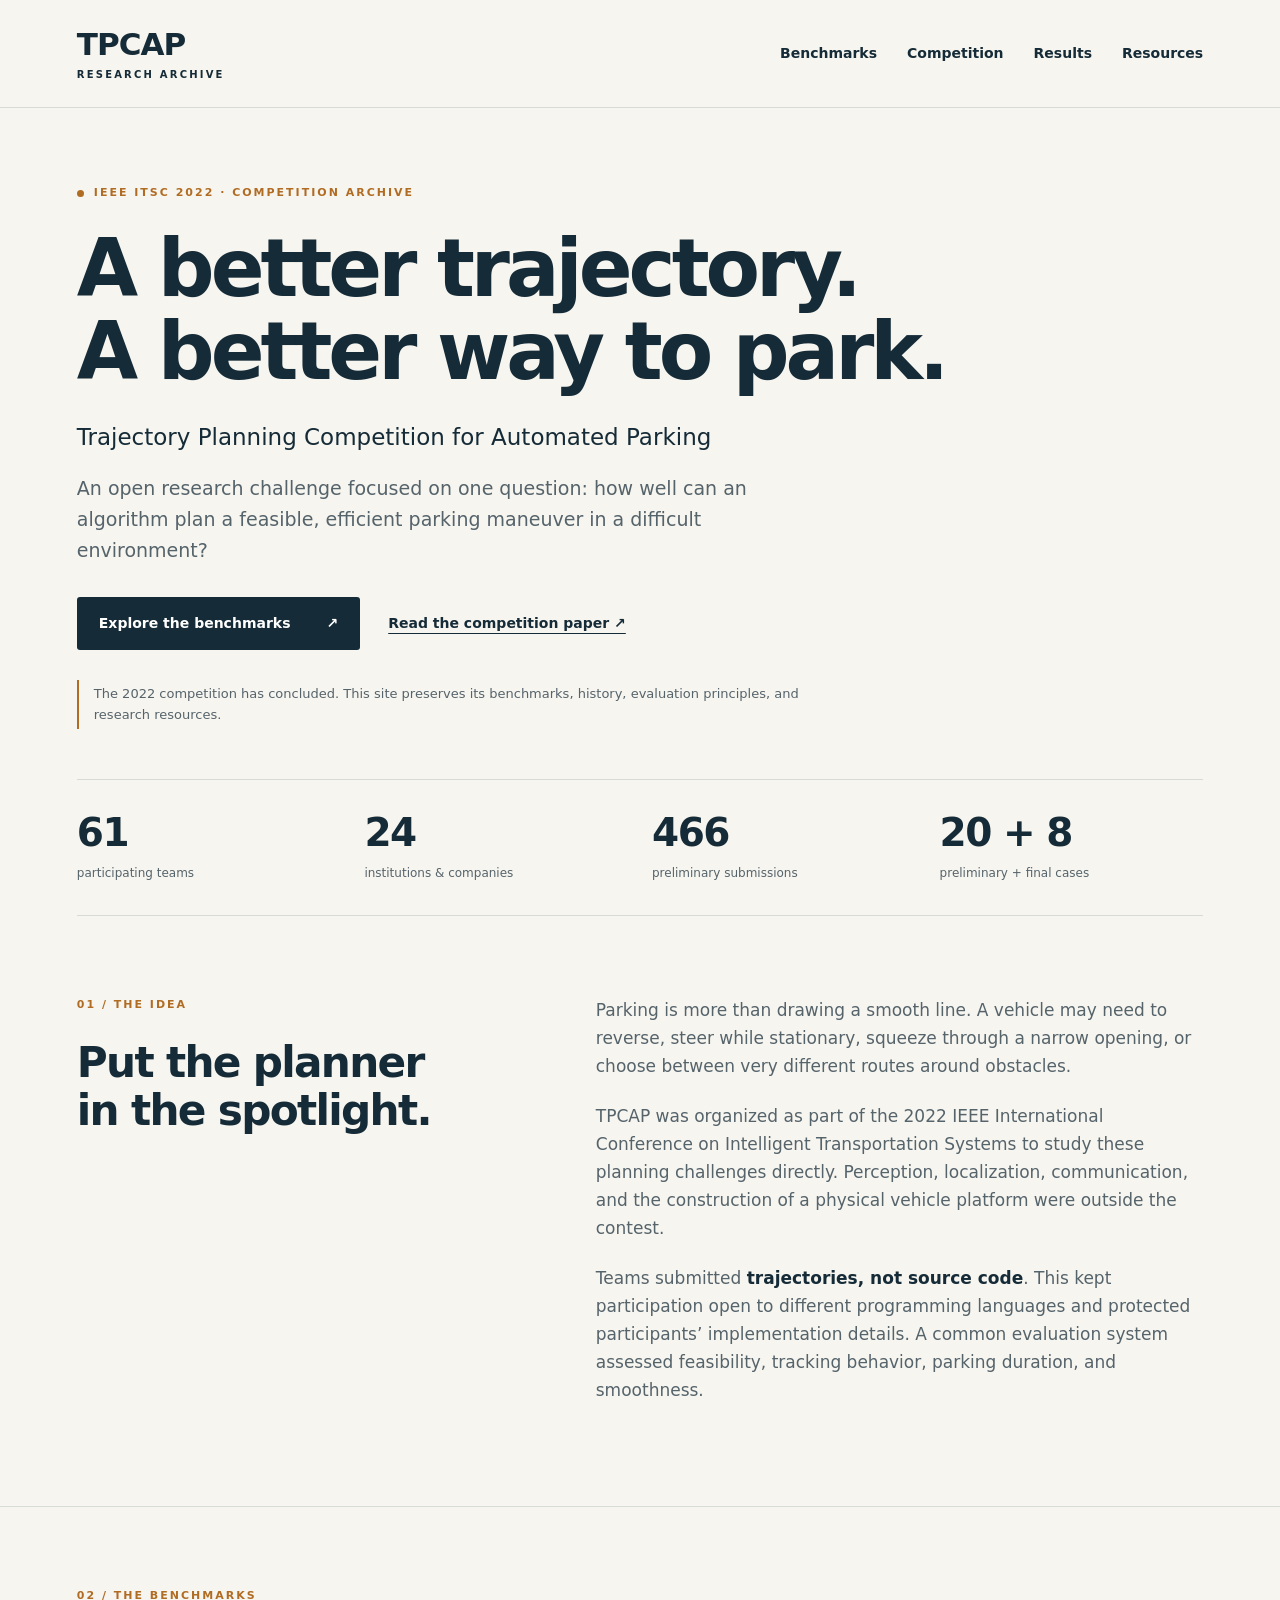
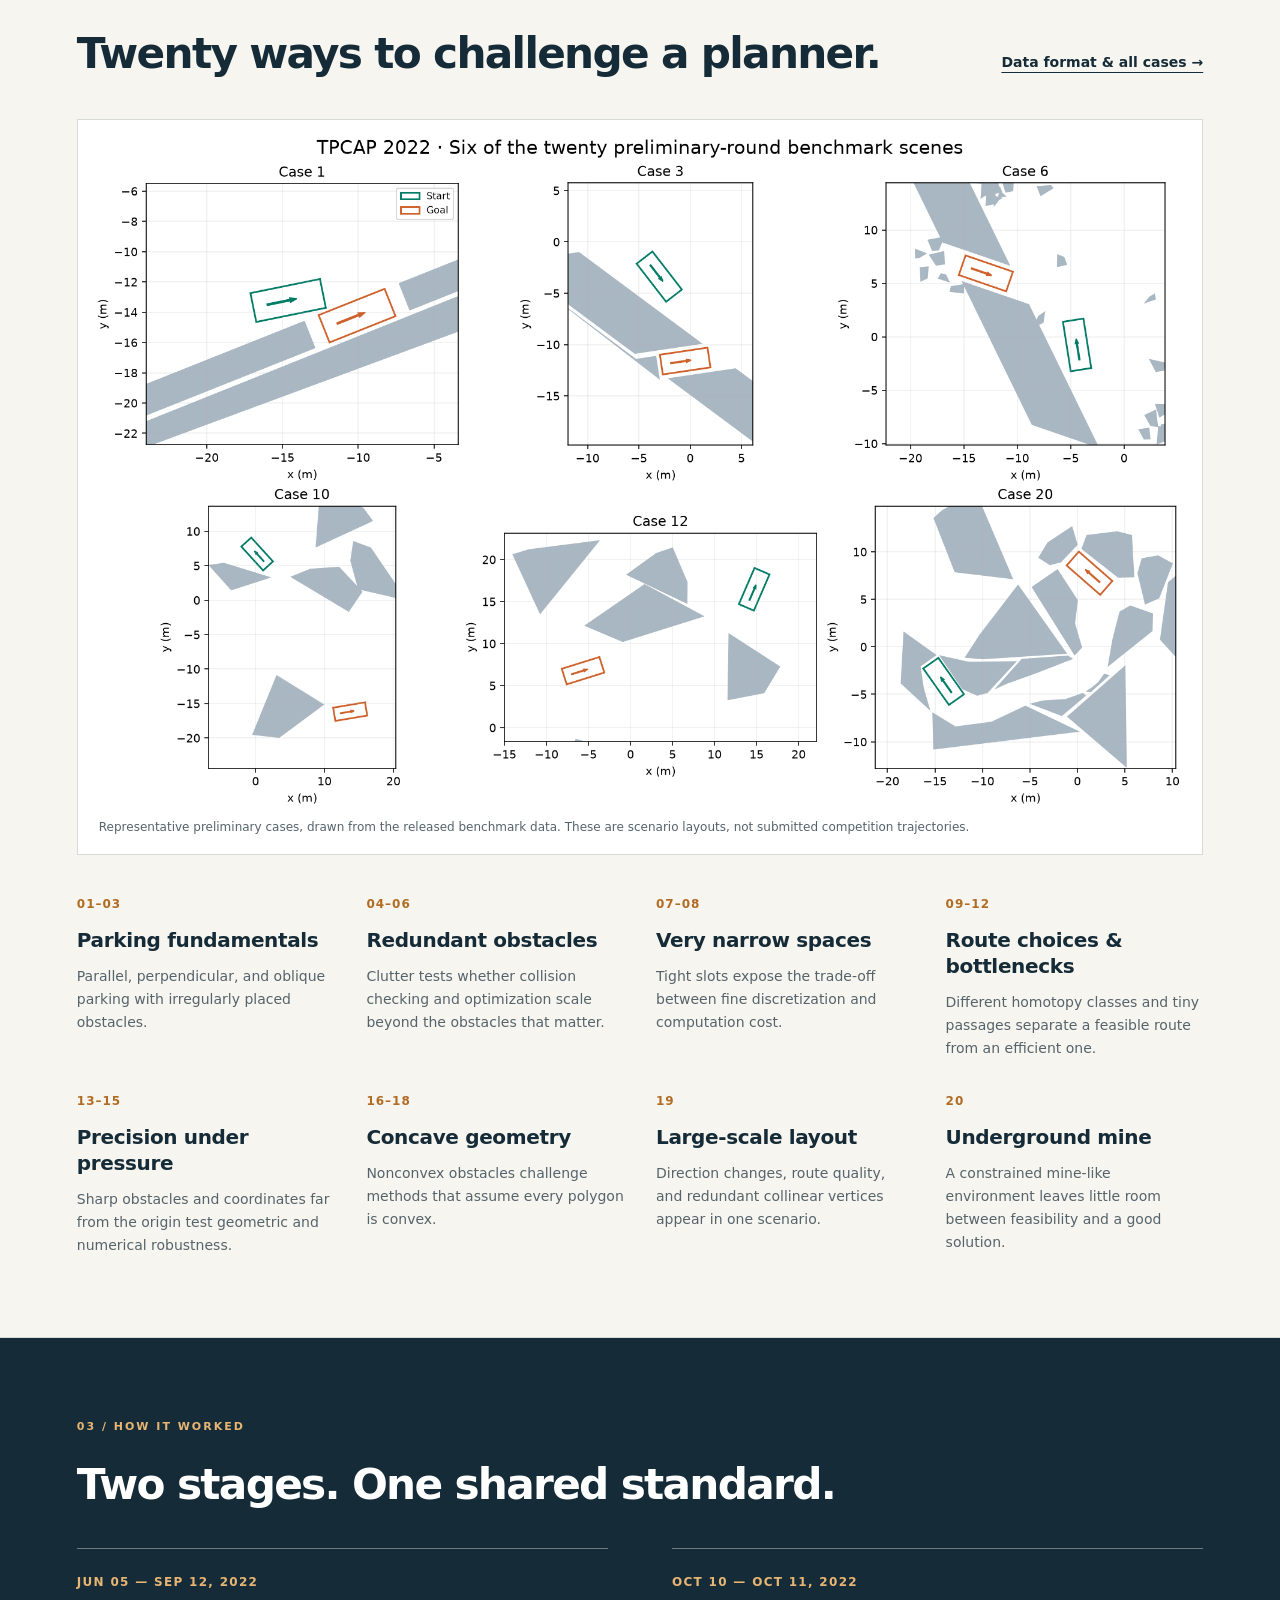
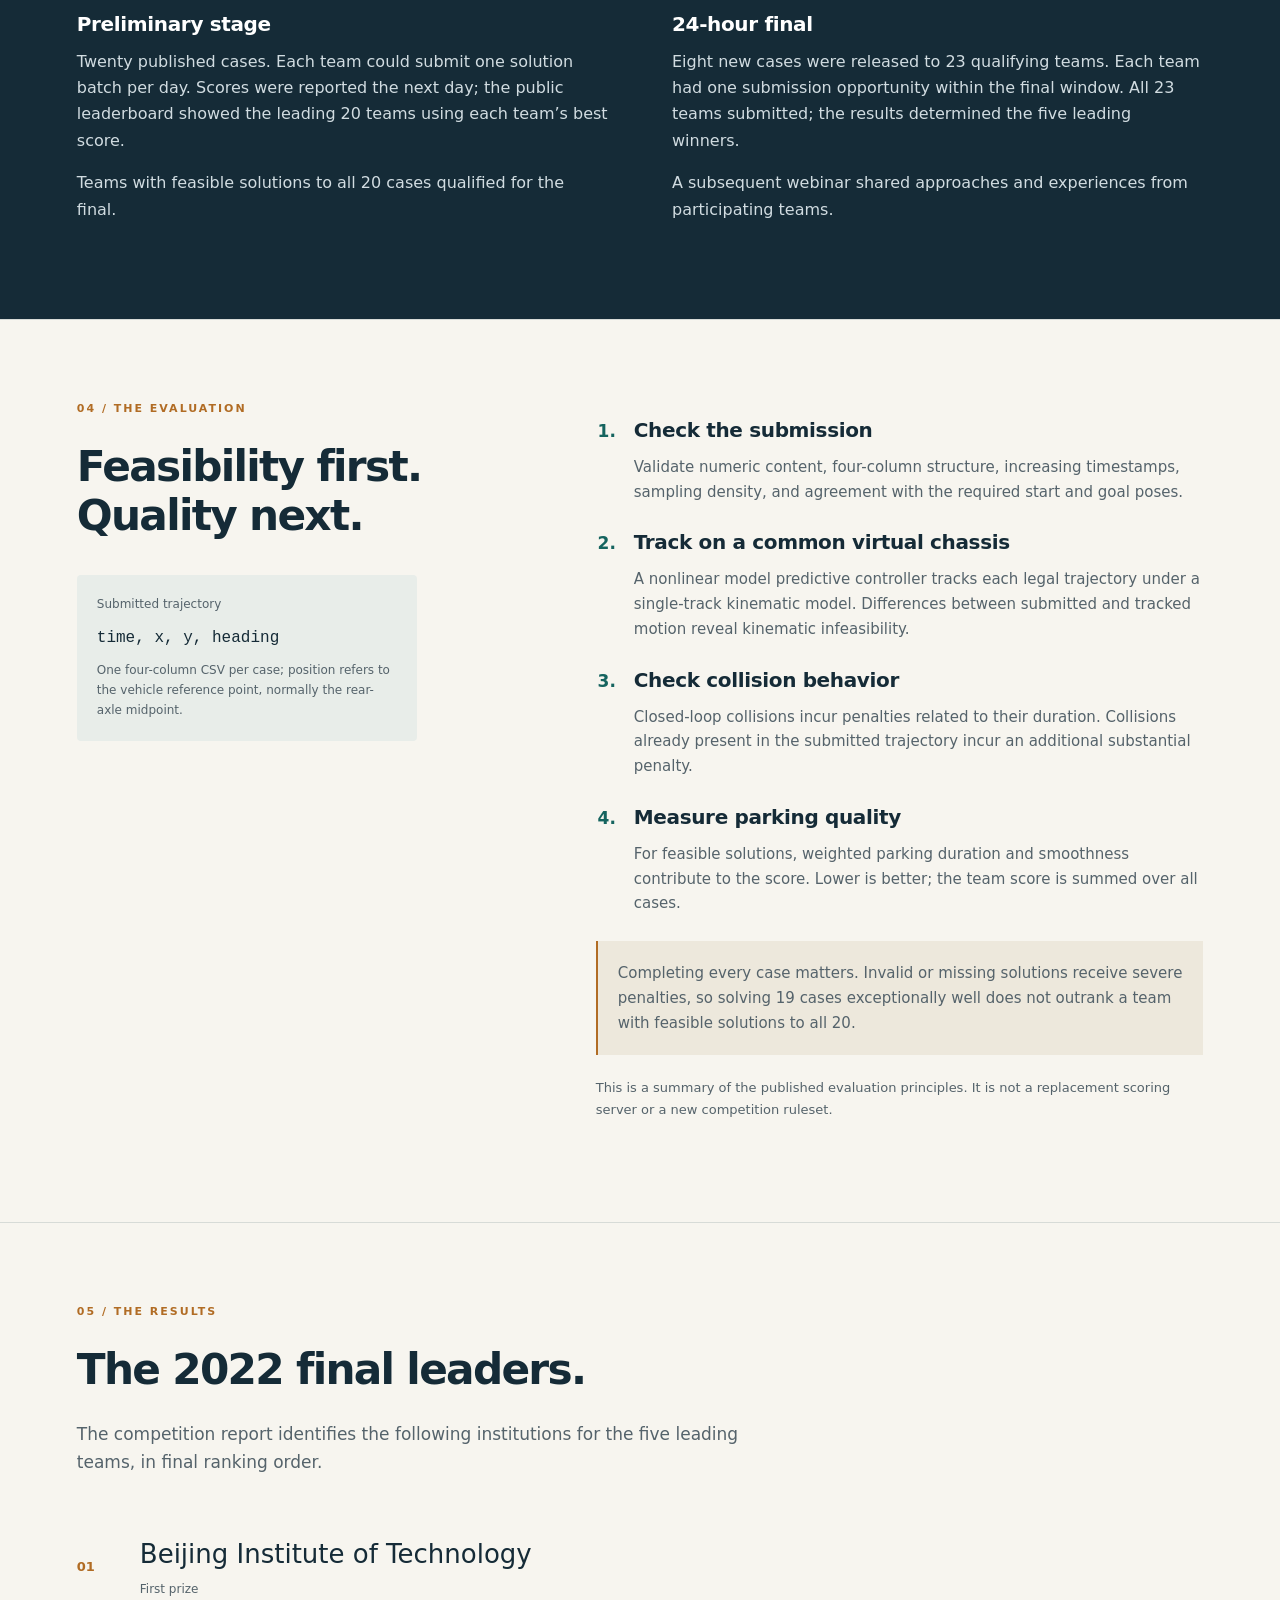
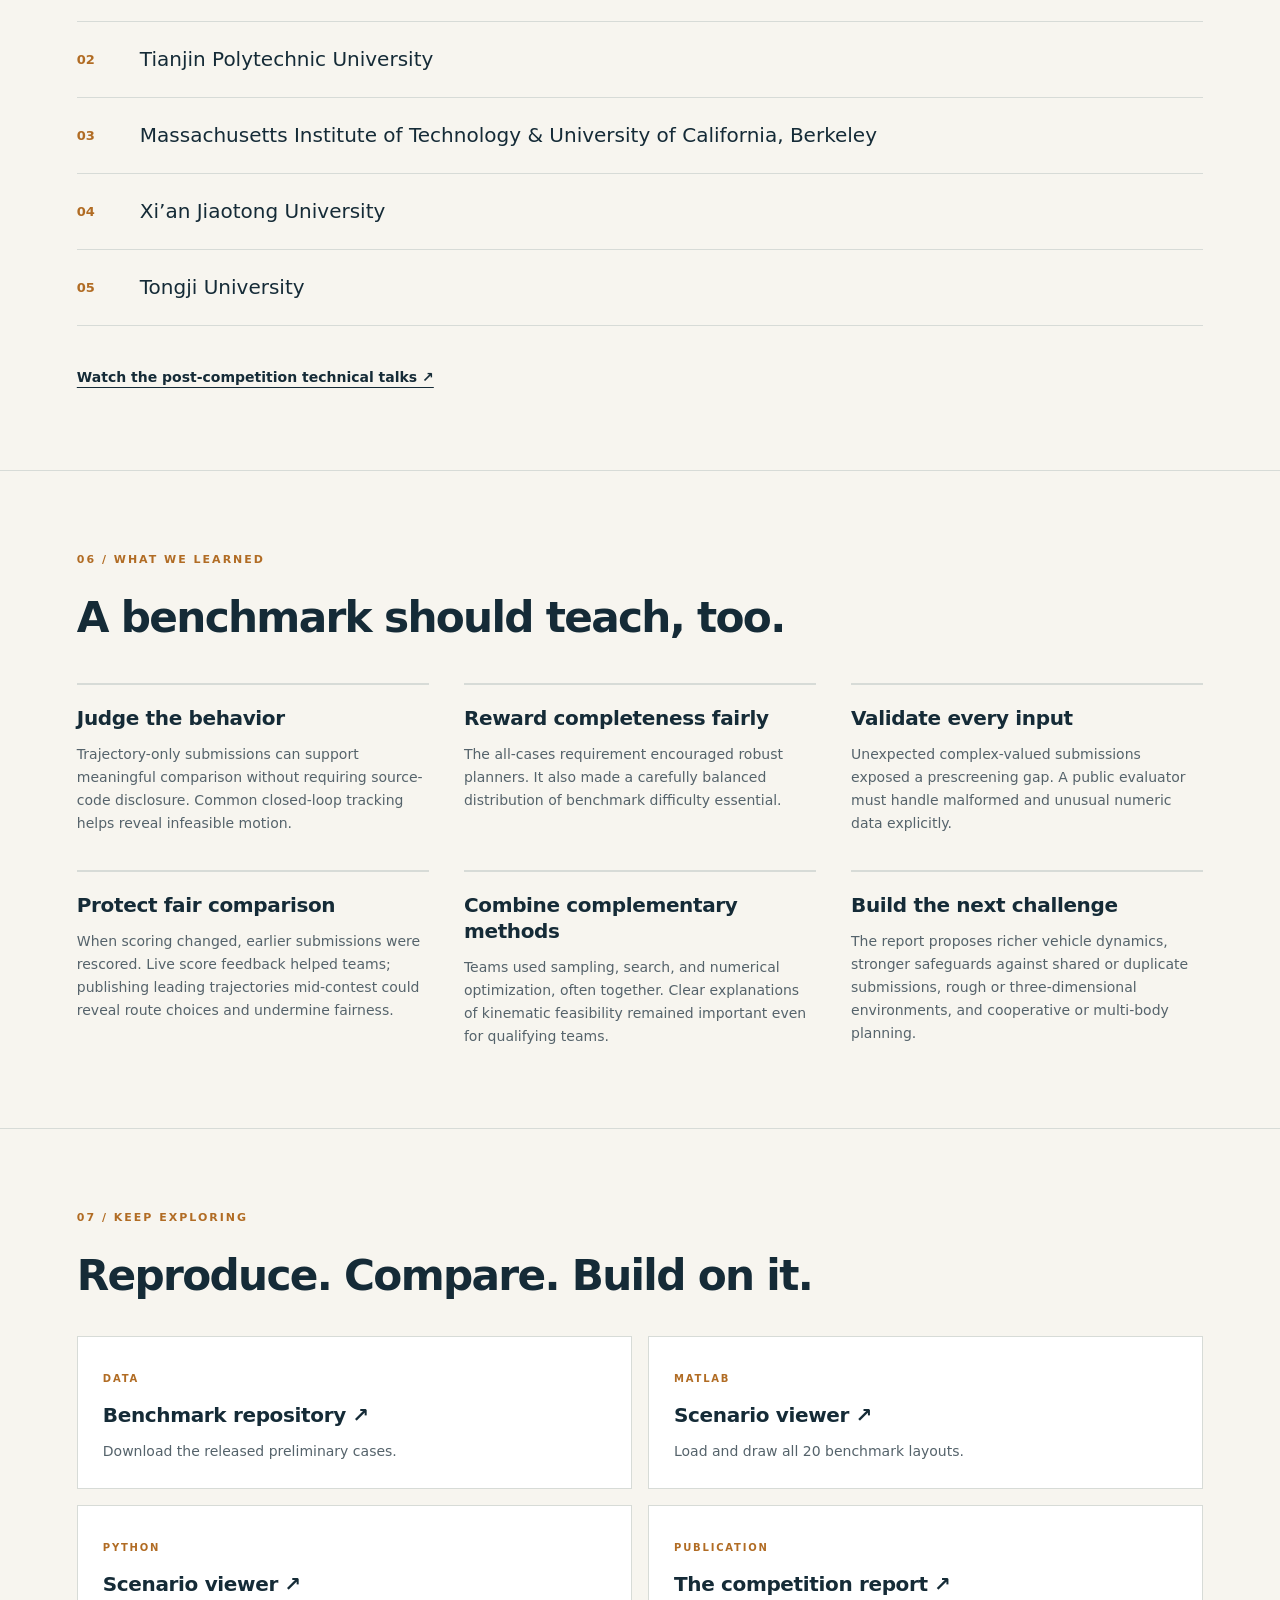
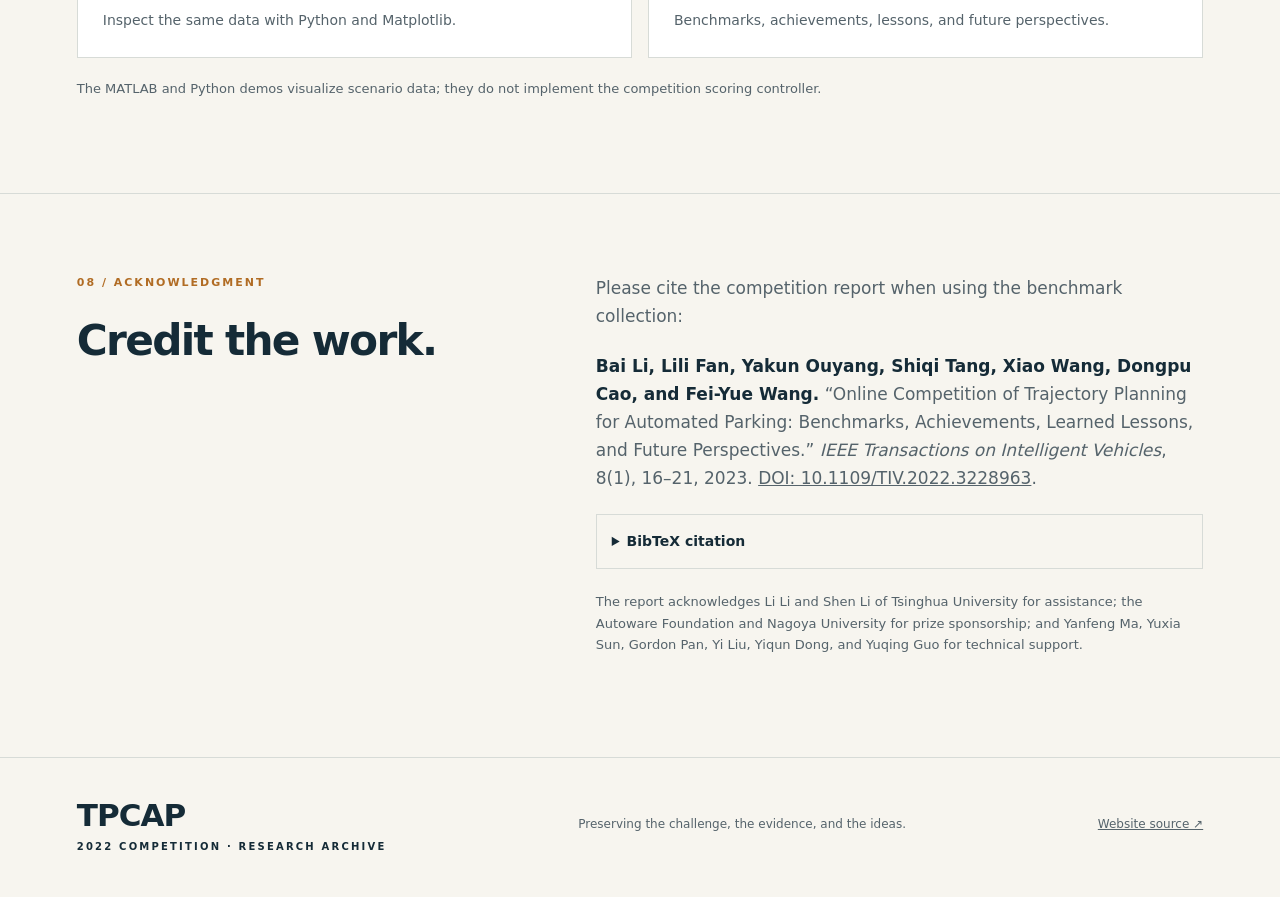
<file: docs/index.html>
<!doctype html>
<html lang="en"><head><meta charset="utf-8"><meta name="viewport" content="width=device-width,initial-scale=1"><meta name="description" content="The research archive of TPCAP 2022: trajectory planning competition for automated parking, benchmarks, rules, results, and lessons."><title>TPCAP — Trajectory Planning Competition for Automated Parking</title><link rel="stylesheet" href="assets/tpcap.css"></head>
<body><a class="skip" href="#main">Skip to content</a><header><a class="brand" href="#">TPCAP<span>RESEARCH ARCHIVE</span></a><nav aria-label="Main navigation"><a href="#benchmarks">Benchmarks</a><a href="#competition">Competition</a><a href="#results">Results</a><a href="#resources">Resources</a></nav></header>
<main id="main"><section class="hero"><div class="eyebrow"><span></span>IEEE ITSC 2022 · COMPETITION ARCHIVE</div><h1>A better trajectory.<br>A better way to park.</h1><p class="lead">Trajectory Planning Competition for Automated Parking</p><p class="intro">An open research challenge focused on one question: how well can an algorithm plan a feasible, efficient parking maneuver in a difficult environment?</p><div class="actions"><a class="button" href="https://github.com/libai1943/TPCAP_benchmarks">Explore the benchmarks <span>↗</span></a><a class="textlink" href="https://doi.org/10.1109/TIV.2022.3228963">Read the competition paper ↗</a></div><div class="archive-note">The 2022 competition has concluded. This site preserves its benchmarks, history, evaluation principles, and research resources.</div><div class="metrics"><div><strong>61</strong><span>participating teams</span></div><div><strong>24</strong><span>institutions & companies</span></div><div><strong>466</strong><span>preliminary submissions</span></div><div><strong>20 + 8</strong><span>preliminary + final cases</span></div></div></section>
<section class="section split" id="about"><div><div class="eyebrow">01 / THE IDEA</div><h2>Put the planner<br>in the spotlight.</h2></div><div class="prose"><p>Parking is more than drawing a smooth line. A vehicle may need to reverse, steer while stationary, squeeze through a narrow opening, or choose between very different routes around obstacles.</p><p>TPCAP was organized as part of the 2022 IEEE International Conference on Intelligent Transportation Systems to study these planning challenges directly. Perception, localization, communication, and the construction of a physical vehicle platform were outside the contest.</p><p>Teams submitted <strong>trajectories, not source code</strong>. This kept participation open to different programming languages and protected participants’ implementation details. A common evaluation system assessed feasibility, tracking behavior, parking duration, and smoothness.</p></div></section>
<section class="section" id="benchmarks"><div class="section-head"><div><div class="eyebrow">02 / THE BENCHMARKS</div><h2>Twenty ways to challenge a planner.</h2></div><a class="textlink" href="benchmarks/">Data format & all cases →</a></div><figure class="scene"><img src="assets/benchmark_scenes.png" width="1600" alt="Six representative TPCAP maps showing polygonal obstacles and vehicle start and goal poses" loading="lazy"><figcaption>Representative preliminary cases, drawn from the released benchmark data. These are scenario layouts, not submitted competition trajectories.</figcaption></figure><div class="case-grid"><article><span>01–03</span><h3>Parking fundamentals</h3><p>Parallel, perpendicular, and oblique parking with irregularly placed obstacles.</p></article><article><span>04–06</span><h3>Redundant obstacles</h3><p>Clutter tests whether collision checking and optimization scale beyond the obstacles that matter.</p></article><article><span>07–08</span><h3>Very narrow spaces</h3><p>Tight slots expose the trade-off between fine discretization and computation cost.</p></article><article><span>09–12</span><h3>Route choices & bottlenecks</h3><p>Different homotopy classes and tiny passages separate a feasible route from an efficient one.</p></article><article><span>13–15</span><h3>Precision under pressure</h3><p>Sharp obstacles and coordinates far from the origin test geometric and numerical robustness.</p></article><article><span>16–18</span><h3>Concave geometry</h3><p>Nonconvex obstacles challenge methods that assume every polygon is convex.</p></article><article><span>19</span><h3>Large-scale layout</h3><p>Direction changes, route quality, and redundant collinear vertices appear in one scenario.</p></article><article><span>20</span><h3>Underground mine</h3><p>A constrained mine-like environment leaves little room between feasibility and a good solution.</p></article></div></section>
<section class="section dark" id="competition"><div class="eyebrow">03 / HOW IT WORKED</div><h2>Two stages. One shared standard.</h2><div class="timeline"><article><div class="date">JUN 05 — SEP 12, 2022</div><h3>Preliminary stage</h3><p>Twenty published cases. Each team could submit one solution batch per day. Scores were reported the next day; the public leaderboard showed the leading 20 teams using each team’s best score.</p><p>Teams with feasible solutions to all 20 cases qualified for the final.</p></article><article><div class="date">OCT 10 — OCT 11, 2022</div><h3>24-hour final</h3><p>Eight new cases were released to 23 qualifying teams. Each team had one submission opportunity within the final window. All 23 teams submitted; the results determined the five leading winners.</p><p>A subsequent webinar shared approaches and experiences from participating teams.</p></article></div></section>
<section class="section split" id="evaluation"><div><div class="eyebrow">04 / THE EVALUATION</div><h2>Feasibility first.<br>Quality next.</h2><div class="format"><span>Submitted trajectory</span><code>time, x, y, heading</code><small>One four-column CSV per case; position refers to the vehicle reference point, normally the rear-axle midpoint.</small></div></div><div class="prose"><ol class="steps"><li><h3>Check the submission</h3><p>Validate numeric content, four-column structure, increasing timestamps, sampling density, and agreement with the required start and goal poses.</p></li><li><h3>Track on a common virtual chassis</h3><p>A nonlinear model predictive controller tracks each legal trajectory under a single-track kinematic model. Differences between submitted and tracked motion reveal kinematic infeasibility.</p></li><li><h3>Check collision behavior</h3><p>Closed-loop collisions incur penalties related to their duration. Collisions already present in the submitted trajectory incur an additional substantial penalty.</p></li><li><h3>Measure parking quality</h3><p>For feasible solutions, weighted parking duration and smoothness contribute to the score. Lower is better; the team score is summed over all cases.</p></li></ol><p class="callout">Completing every case matters. Invalid or missing solutions receive severe penalties, so solving 19 cases exceptionally well does not outrank a team with feasible solutions to all 20.</p><p class="small">This is a summary of the published evaluation principles. It is not a replacement scoring server or a new competition ruleset.</p></div></section>
<section class="section" id="results"><div class="eyebrow">05 / THE RESULTS</div><h2>The 2022 final leaders.</h2><p class="section-intro">The competition report identifies the following institutions for the five leading teams, in final ranking order.</p><ol class="winners"><li><span>01</span><div>Beijing Institute of Technology<small>First prize</small></div></li><li><span>02</span><div>Tianjin Polytechnic University</div></li><li><span>03</span><div>Massachusetts Institute of Technology & University of California, Berkeley</div></li><li><span>04</span><div>Xi’an Jiaotong University</div></li><li><span>05</span><div>Tongji University</div></li></ol><a class="textlink" href="https://www.bilibili.com/video/BV1GV4y1L7Yi">Watch the post-competition technical talks ↗</a></section>
<section class="section" id="lessons"><div class="eyebrow">06 / WHAT WE LEARNED</div><h2>A benchmark should teach, too.</h2><div class="lessons"><article><h3>Judge the behavior</h3><p>Trajectory-only submissions can support meaningful comparison without requiring source-code disclosure. Common closed-loop tracking helps reveal infeasible motion.</p></article><article><h3>Reward completeness fairly</h3><p>The all-cases requirement encouraged robust planners. It also made a carefully balanced distribution of benchmark difficulty essential.</p></article><article><h3>Validate every input</h3><p>Unexpected complex-valued submissions exposed a prescreening gap. A public evaluator must handle malformed and unusual numeric data explicitly.</p></article><article><h3>Protect fair comparison</h3><p>When scoring changed, earlier submissions were rescored. Live score feedback helped teams; publishing leading trajectories mid-contest could reveal route choices and undermine fairness.</p></article><article><h3>Combine complementary methods</h3><p>Teams used sampling, search, and numerical optimization, often together. Clear explanations of kinematic feasibility remained important even for qualifying teams.</p></article><article><h3>Build the next challenge</h3><p>The report proposes richer vehicle dynamics, stronger safeguards against shared or duplicate submissions, rough or three-dimensional environments, and cooperative or multi-body planning.</p></article></div></section>
<section class="section resources" id="resources"><div class="eyebrow">07 / KEEP EXPLORING</div><h2>Reproduce. Compare. Build on it.</h2><div class="resource-grid"><a href="https://github.com/libai1943/TPCAP_benchmarks"><span>DATA</span><h3>Benchmark repository ↗</h3><p>Download the released preliminary cases.</p></a><a href="https://github.com/libai1943/TPCAP_demo_Matlab"><span>MATLAB</span><h3>Scenario viewer ↗</h3><p>Load and draw all 20 benchmark layouts.</p></a><a href="https://github.com/libai1943/TPCAP_demo_Python"><span>PYTHON</span><h3>Scenario viewer ↗</h3><p>Inspect the same data with Python and Matplotlib.</p></a><a href="https://doi.org/10.1109/TIV.2022.3228963"><span>PUBLICATION</span><h3>The competition report ↗</h3><p>Benchmarks, achievements, lessons, and future perspectives.</p></a></div><p class="small">The MATLAB and Python demos visualize scenario data; they do not implement the competition scoring controller.</p></section>
<section class="section split" id="citation"><div><div class="eyebrow">08 / ACKNOWLEDGMENT</div><h2>Credit the work.</h2></div><div class="prose"><p>Please cite the competition report when using the benchmark collection:</p><p><strong>Bai Li, Lili Fan, Yakun Ouyang, Shiqi Tang, Xiao Wang, Dongpu Cao, and Fei-Yue Wang.</strong> “Online Competition of Trajectory Planning for Automated Parking: Benchmarks, Achievements, Learned Lessons, and Future Perspectives.” <em>IEEE Transactions on Intelligent Vehicles</em>, 8(1), 16–21, 2023. <a href="https://doi.org/10.1109/TIV.2022.3228963">DOI: 10.1109/TIV.2022.3228963</a>.</p><details><summary>BibTeX citation</summary><pre>@article{li2023tpcap,
  author = {Li, Bai and Fan, Lili and Ouyang, Yakun and
            Tang, Shiqi and Wang, Xiao and Cao, Dongpu and Wang, Fei-Yue},
  title = {Online Competition of Trajectory Planning for Automated Parking:
           Benchmarks, Achievements, Learned Lessons, and Future Perspectives},
  journal = {IEEE Transactions on Intelligent Vehicles},
  volume = {8}, number = {1}, pages = {16--21}, year = {2023},
  doi = {10.1109/TIV.2022.3228963}
}</pre></details><p class="small">The report acknowledges Li Li and Shen Li of Tsinghua University for assistance; the Autoware Foundation and Nagoya University for prize sponsorship; and Yanfeng Ma, Yuxia Sun, Gordon Pan, Yi Liu, Yiqun Dong, and Yuqing Guo for technical support.</p></div></section>
</main><footer><div class="brand">TPCAP<span>2022 COMPETITION · RESEARCH ARCHIVE</span></div><p>Preserving the challenge, the evidence, and the ideas.</p><a href="https://github.com/libai1943/TPCAP_benchmarks/tree/main/docs">Website source ↗</a></footer></body></html>
</file>
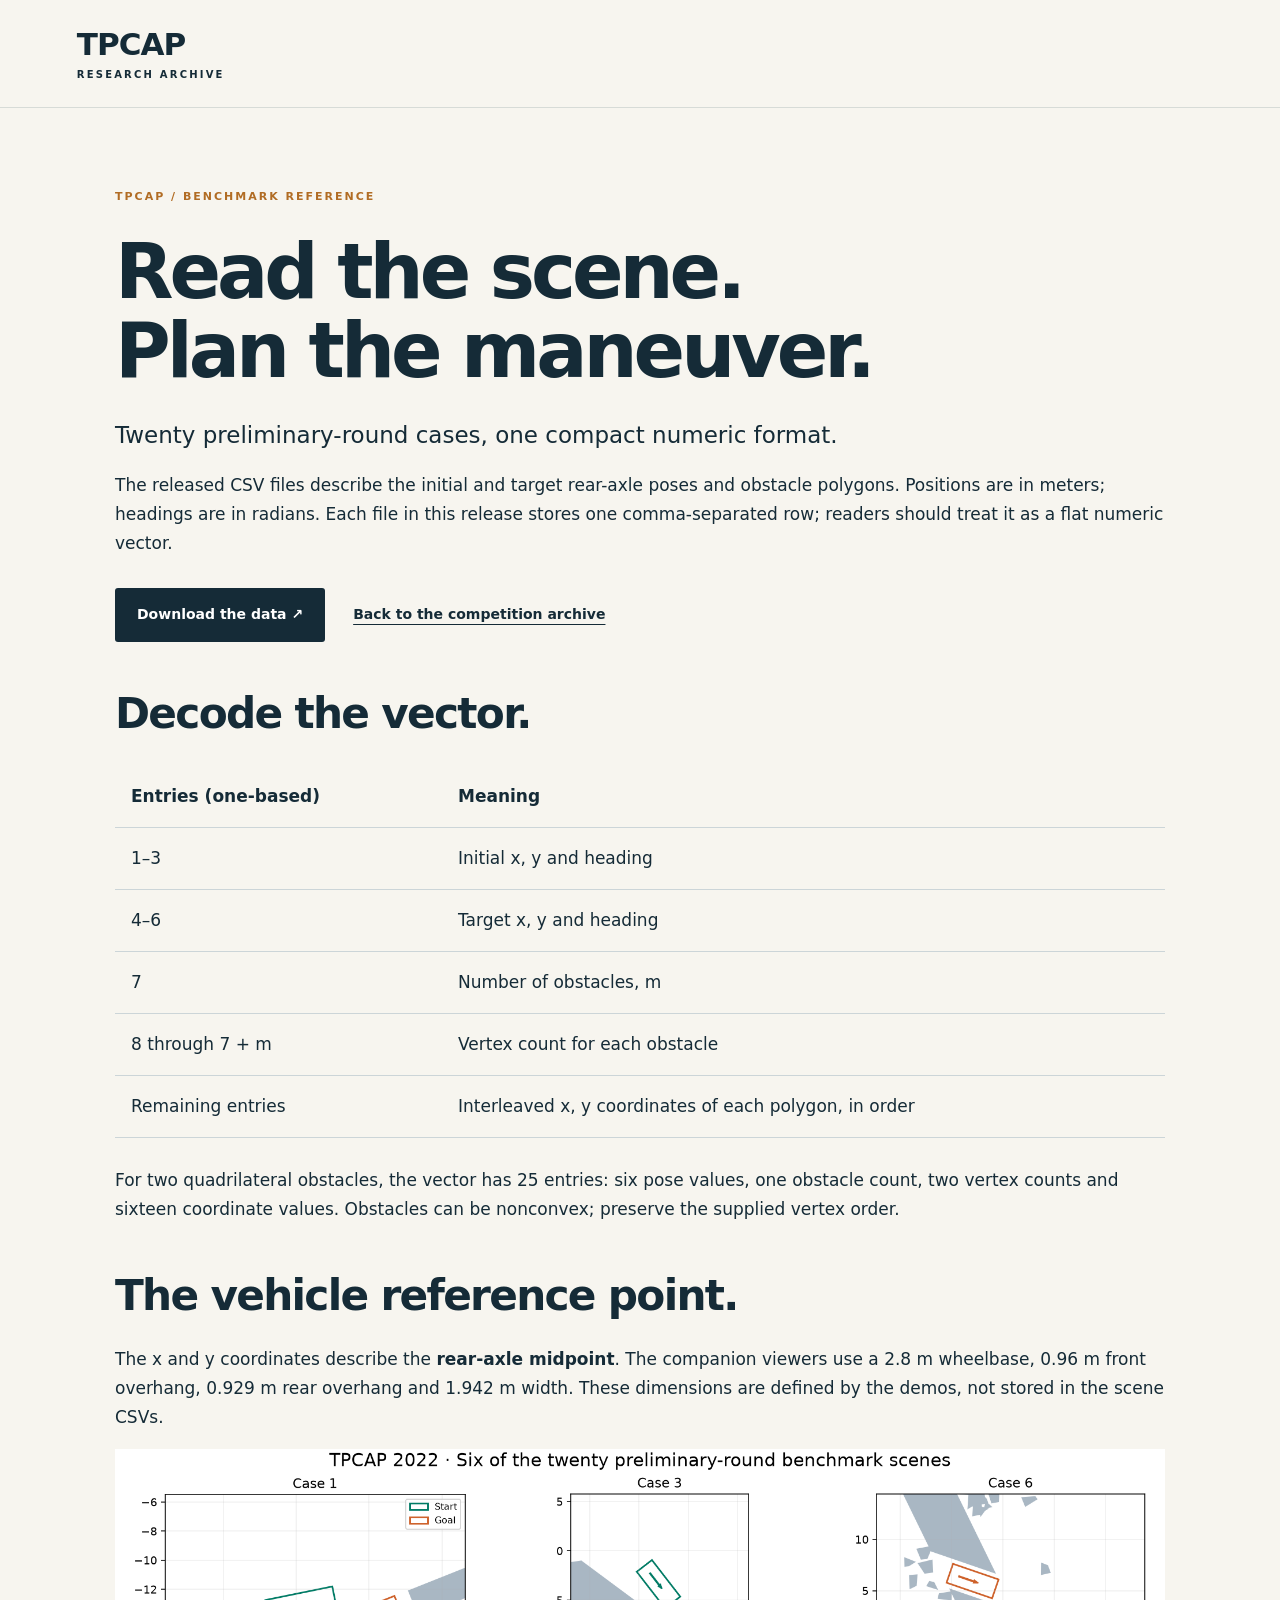
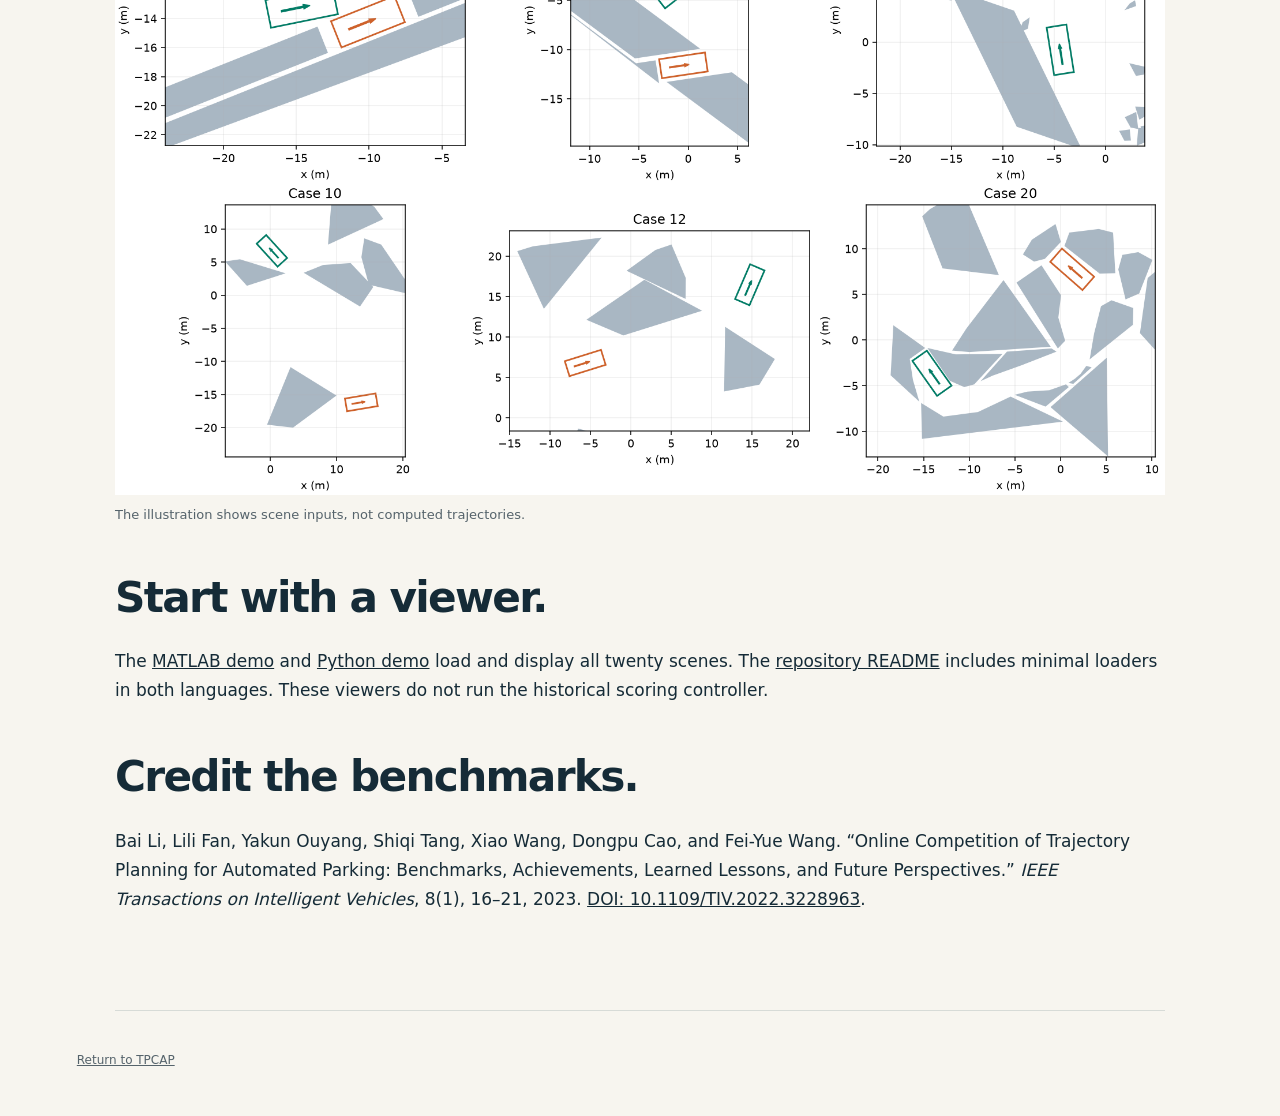
<file: docs/benchmarks/index.html>
<!doctype html><html lang="en"><head><meta charset="utf-8"><meta name="viewport" content="width=device-width,initial-scale=1"><title>TPCAP — Benchmark Format</title><link rel="stylesheet" href="../assets/tpcap.css"><style>table{width:100%;border-collapse:collapse;margin:28px 0}th,td{text-align:left;padding:16px;border-bottom:1px solid #ccd5d8}h2{margin-top:48px}.format-page{max-width:1050px;margin:auto;line-height:1.7}.format-page h1{font-size:clamp(40px,6vw,76px)}</style></head><body><header><a class="brand" href="../">TPCAP<span>RESEARCH ARCHIVE</span></a></header><main class="section format-page"><div class="eyebrow">TPCAP / BENCHMARK REFERENCE</div>
<h1>Read the scene.<br>Plan the maneuver.</h1>
<p class="lead">Twenty preliminary-round cases, one compact numeric format.</p>
<p>The released CSV files describe the initial and target rear-axle poses and obstacle polygons. Positions are in meters; headings are in radians. Each file in this release stores one comma-separated row; readers should treat it as a flat numeric vector.</p>
<div class="actions"><a class="button" href="https://github.com/libai1943/TPCAP_benchmarks">Download the data ↗</a><a class="textlink" href="../">Back to the competition archive</a></div>
<h2>Decode the vector.</h2>
<table><thead><tr><th>Entries (one-based)</th><th>Meaning</th></tr></thead><tbody>
<tr><td>1–3</td><td>Initial x, y and heading</td></tr>
<tr><td>4–6</td><td>Target x, y and heading</td></tr>
<tr><td>7</td><td>Number of obstacles, m</td></tr>
<tr><td>8 through 7 + m</td><td>Vertex count for each obstacle</td></tr>
<tr><td>Remaining entries</td><td>Interleaved x, y coordinates of each polygon, in order</td></tr>
</tbody></table>
<p>For two quadrilateral obstacles, the vector has 25 entries: six pose values, one obstacle count, two vertex counts and sixteen coordinate values. Obstacles can be nonconvex; preserve the supplied vertex order.</p>
<h2>The vehicle reference point.</h2>
<p>The x and y coordinates describe the <strong>rear-axle midpoint</strong>. The companion viewers use a 2.8 m wheelbase, 0.96 m front overhang, 0.929 m rear overhang and 1.942 m width. These dimensions are defined by the demos, not stored in the scene CSVs.</p>
<img class="scene-preview" src="../assets/benchmark_scenes.png" alt="Six TPCAP scenes showing obstacles, green initial poses and orange target poses" style="width:100%;height:auto">
<p class="small">The illustration shows scene inputs, not computed trajectories.</p>
<h2>Start with a viewer.</h2>
<p>The <a href="https://github.com/libai1943/TPCAP_demo_Matlab">MATLAB demo</a> and <a href="https://github.com/libai1943/TPCAP_demo_Python">Python demo</a> load and display all twenty scenes. The <a href="https://github.com/libai1943/TPCAP_benchmarks#load-a-case">repository README</a> includes minimal loaders in both languages. These viewers do not run the historical scoring controller.</p>
<h2>Credit the benchmarks.</h2>
<p>Bai Li, Lili Fan, Yakun Ouyang, Shiqi Tang, Xiao Wang, Dongpu Cao, and Fei-Yue Wang. “Online Competition of Trajectory Planning for Automated Parking: Benchmarks, Achievements, Learned Lessons, and Future Perspectives.” <em>IEEE Transactions on Intelligent Vehicles</em>, 8(1), 16–21, 2023. <a href="https://doi.org/10.1109/TIV.2022.3228963">DOI: 10.1109/TIV.2022.3228963</a>.</p></main><footer><a href="../">Return to TPCAP</a></footer></body></html>
</file>
<file: docs/assets/tpcap.css>
:root{--ink:#152b37;--muted:#55636b;--paper:#f7f5ef;--line:#d7dbd7;--gold:#b16c24;--teal:#15645f}*{box-sizing:border-box}html{scroll-behavior:smooth;scroll-padding-top:24px}body{margin:0;background:var(--paper);color:var(--ink);font:17px/1.65 system-ui,-apple-system,BlinkMacSystemFont,"Segoe UI",sans-serif}a{color:inherit}header,footer,section{padding-left:max(6vw,calc((100vw - 1240px)/2));padding-right:max(6vw,calc((100vw - 1240px)/2))}header{height:108px;display:flex;align-items:center;justify-content:space-between;border-bottom:1px solid var(--line);gap:30px}.brand{font-weight:850;letter-spacing:-1px;font-size:31px;text-decoration:none;line-height:1.1}.brand span{display:block;font-size:10px;letter-spacing:2.2px;font-weight:650;margin-top:8px}nav{display:flex;gap:30px;font-size:14px;font-weight:650}nav a{text-decoration:none}nav a:hover,.textlink:hover{color:var(--teal)}.hero{padding-top:76px;padding-bottom:0}.eyebrow{font-size:11px;font-weight:750;letter-spacing:2px;margin-bottom:25px;color:var(--gold);display:flex;align-items:center;gap:10px}.eyebrow>span{height:7px;width:7px;border-radius:50%;background:var(--gold)}h1,h2,h3,p{margin-top:0}h1{font-size:clamp(44px,6.2vw,82px);line-height:1.05;letter-spacing:-4px;font-weight:680;margin-bottom:25px}h2{font-size:clamp(31px,3.3vw,45px);letter-spacing:-1.7px;line-height:1.15;font-weight:650;margin-bottom:25px}h3{font-size:20px;line-height:1.3;letter-spacing:-.35px;margin-bottom:12px}.lead{font-size:23px;margin-bottom:16px}.intro{max-width:680px;color:var(--muted);font-size:19px}.actions{display:flex;align-items:center;flex-wrap:wrap;gap:28px;margin:30px 0}.button{display:inline-flex;gap:36px;align-items:center;background:var(--ink);color:white;padding:15px 22px;text-decoration:none;font-size:14px;font-weight:700;border-radius:3px}.button:hover{background:var(--teal)}.textlink{font-size:14px;font-weight:700;text-underline-offset:5px}.archive-note{border-left:2px solid var(--gold);padding:3px 0 3px 15px;color:var(--muted);font-size:13px;max-width:730px;margin-bottom:50px}.metrics{display:grid;grid-template-columns:repeat(4,1fr);border-top:1px solid var(--line);border-bottom:1px solid var(--line);padding:30px 0;gap:24px}.metrics strong{display:block;font-size:39px;font-weight:600;letter-spacing:-1.5px;line-height:1.2}.metrics span{font-size:12px;color:var(--muted)}.section{padding-top:80px;padding-bottom:80px;border-bottom:1px solid var(--line)}.split{display:grid;grid-template-columns:.85fr 1.15fr;gap:70px}.prose p{color:var(--muted);margin-bottom:22px}.prose strong{color:var(--ink)}.section-head{display:flex;justify-content:space-between;align-items:end;gap:30px}.section-head .textlink{white-space:nowrap;margin-bottom:30px}.scene{margin:15px 0 40px;background:#fff;border:1px solid var(--line);padding:16px}.scene img{width:100%;height:auto;display:block}figcaption{color:var(--muted);font-size:12px;margin:10px 5px 0}.case-grid{display:grid;grid-template-columns:repeat(4,1fr);gap:32px}.case-grid article>span{font-size:12px;color:var(--gold);letter-spacing:1px;font-weight:700;display:block;margin-bottom:12px}.case-grid p,.lessons p{font-size:14px;color:var(--muted);margin-bottom:0}.dark{background:var(--ink);color:#fff}.dark .eyebrow{color:#e7b574}.timeline{display:grid;grid-template-columns:1fr 1fr;gap:64px;margin-top:38px}.timeline article{border-top:1px solid #6d7b81;padding-top:24px}.timeline p{color:#d1dce1;font-size:16px}.date{color:#e7b574;font-size:12px;font-weight:700;letter-spacing:1.3px;margin-bottom:18px}.format{padding:20px;background:#e8ede9;border-radius:4px;max-width:340px;margin-top:35px}.format span,.format small{display:block;font-size:12px;color:var(--muted)}.format code{display:block;margin:10px 0;font-size:16px}.steps{padding-left:26px}.steps li{padding-left:12px;margin-bottom:25px}.steps li::marker{font-weight:750;color:var(--teal)}.steps p{font-size:15px}.callout{padding:20px;background:#ede8dc;font-size:15px;border-left:2px solid var(--gold)}.small{font-size:13px;color:var(--muted)}.section-intro{max-width:680px;color:var(--muted)}.winners{padding:0;list-style:none;margin:36px 0}.winners li{display:flex;align-items:center;border-bottom:1px solid var(--line);padding:21px 0;gap:35px;font-size:20px}.winners li>span{font-size:13px;color:var(--gold);font-weight:750;min-width:28px}.winners li:first-child{font-size:26px}.winners small{display:block;font-size:12px;color:var(--muted);margin-top:4px}.lessons{display:grid;grid-template-columns:repeat(3,1fr);gap:35px;margin-top:40px}.lessons article{border-top:2px solid var(--line);padding-top:20px}.resource-grid{display:grid;grid-template-columns:repeat(2,1fr);gap:16px;margin-top:35px;margin-bottom:20px}.resource-grid>a{display:block;border:1px solid var(--line);padding:25px;text-decoration:none;background:#fff}.resource-grid>a:hover{border-color:var(--teal)}.resource-grid span{font-size:10px;letter-spacing:1.8px;color:var(--gold);font-weight:750}.resource-grid h3{margin:12px 0}.resource-grid p{font-size:14px;color:var(--muted);margin:0}details{margin:22px 0;border:1px solid var(--line);padding:15px;font-size:14px}summary{cursor:pointer;font-weight:650}pre{overflow:auto;font-size:11px;line-height:1.7;padding-top:10px}footer{padding-top:40px;padding-bottom:45px;display:flex;align-items:center;justify-content:space-between;gap:30px}footer p,footer a{font-size:12px;color:var(--muted);margin:0}.skip{position:absolute;left:12px;top:-60px;background:white;padding:10px;z-index:3}.skip:focus{top:12px}:focus-visible{outline:3px solid #ce872f;outline-offset:5px}@media(max-width:900px){header{height:auto;padding-top:24px;padding-bottom:24px;align-items:flex-start}nav{gap:14px;flex-wrap:wrap;justify-content:flex-end}.case-grid{grid-template-columns:repeat(2,1fr)}.split{gap:35px;grid-template-columns:1fr 1.3fr}.lessons{grid-template-columns:repeat(2,1fr)}footer{flex-wrap:wrap}}@media(max-width:600px){body{font-size:16px}header{display:block}.brand{font-size:27px}nav{margin-top:24px;justify-content:flex-start;font-size:12px;gap:20px}.hero{padding-top:45px}h1{letter-spacing:-2.1px}.lead{font-size:19px}.intro{font-size:17px}.actions{gap:20px}.metrics{grid-template-columns:repeat(2,1fr);row-gap:24px}.metrics strong{font-size:32px}.section{padding-top:48px;padding-bottom:48px}.split,.timeline,.lessons,.resource-grid{grid-template-columns:1fr;gap:25px}.case-grid{gap:24px 20px}.case-grid h3{font-size:17px}.section-head{display:block}.section-head .textlink{display:inline-block;margin-bottom:10px}.scene{padding:6px}.scene figcaption{font-size:11px}.winners li{font-size:17px;gap:20px}.winners li:first-child{font-size:21px}.timeline{gap:30px}.format{max-width:none}footer{display:block}footer p{margin:24px 0 12px}}@media(prefers-reduced-motion:reduce){html{scroll-behavior:auto}}
</file>
